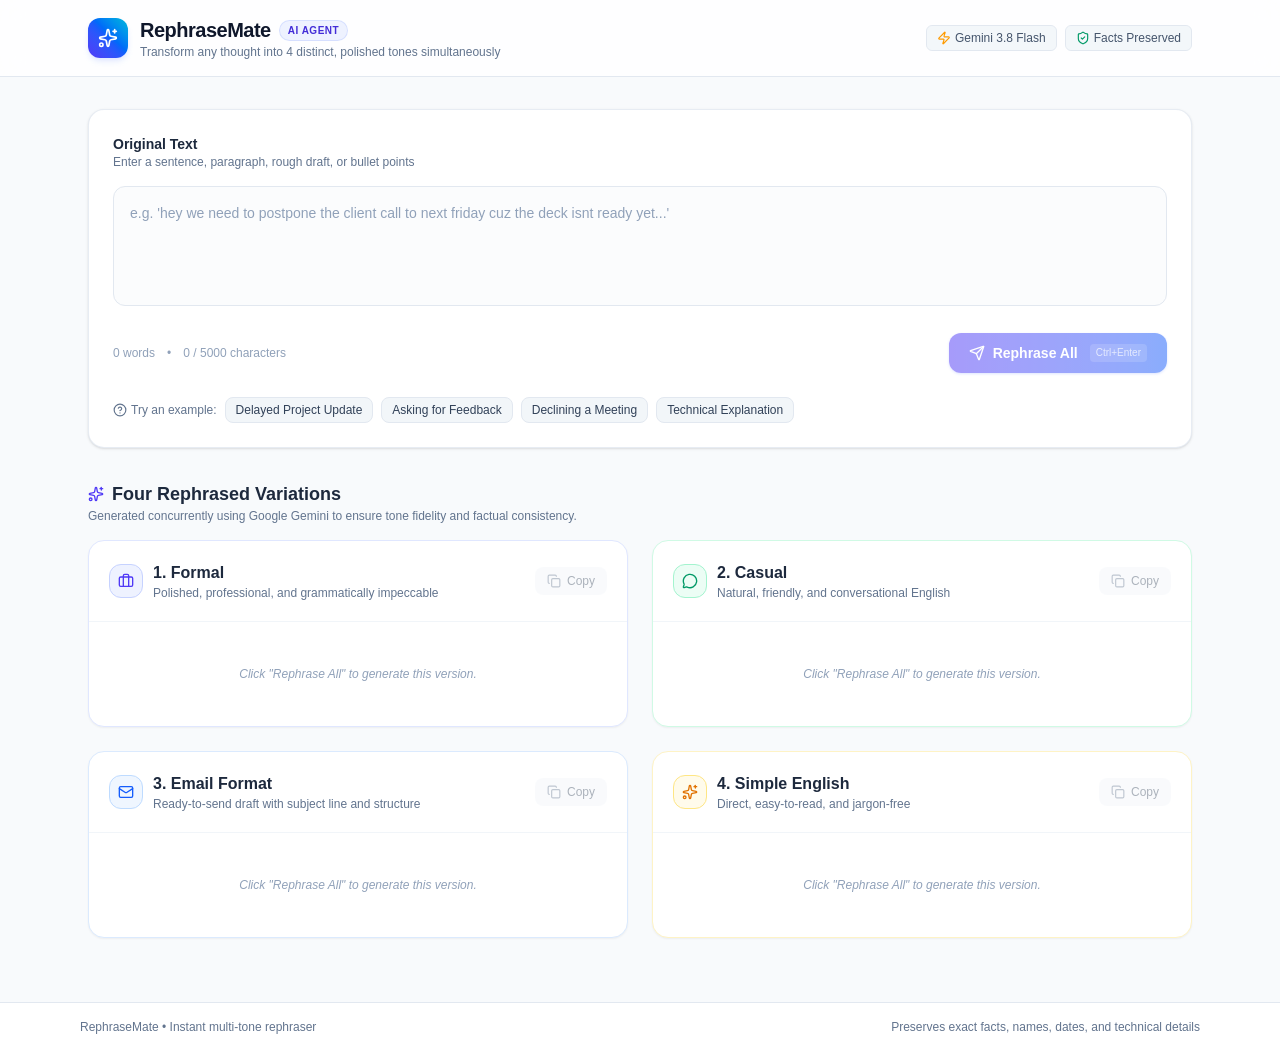
<file: index.html>
<!doctype html>
<html lang="en">
  <head>
    <meta charset="UTF-8" />
    <meta name="viewport" content="width=device-width, initial-scale=1.0" />
    <title>RephraseMate - AI Rephrase Agent</title>
    <meta name="description" content="AI Rephrase Agent generating Formal, Casual, Email, and Simple English versions instantly with Gemini." />
    <meta property="og:title" content="RephraseMate - AI Rephrase Agent" />
    <meta property="og:description" content="AI Rephrase Agent generating Formal, Casual, Email, and Simple English versions instantly with Gemini." />
    <meta property="og:type" content="website" />
    <meta name="twitter:card" content="summary_large_image" />
    <script type="module" crossorigin src="./assets/index-BqGleaFg.js"></script>
    <link rel="stylesheet" crossorigin href="./assets/index-DqHmGbgR.css">
  </head>
  <body>
    <div id="root"></div>
  </body>
</html>
</file>
<file: assets/index-DqHmGbgR.css>
/*! tailwindcss v4.3.3 | MIT License | https://tailwindcss.com */
@layer properties{@supports (((-webkit-hyphens:none)) and (not (margin-trim:inline))) or ((-moz-orient:inline) and (not (color:rgb(from red r g b)))){*,:before,:after,::backdrop{--tw-space-y-reverse:0;--tw-space-x-reverse:0;--tw-border-style:solid;--tw-gradient-position:initial;--tw-gradient-from:#0000;--tw-gradient-via:#0000;--tw-gradient-to:#0000;--tw-gradient-stops:initial;--tw-gradient-via-stops:initial;--tw-gradient-from-position:0%;--tw-gradient-via-position:50%;--tw-gradient-to-position:100%;--tw-leading:initial;--tw-font-weight:initial;--tw-tracking:initial;--tw-shadow:0 0 #0000;--tw-shadow-color:initial;--tw-shadow-alpha:100%;--tw-inset-shadow:0 0 #0000;--tw-inset-shadow-color:initial;--tw-inset-shadow-alpha:100%;--tw-ring-color:initial;--tw-ring-shadow:0 0 #0000;--tw-inset-ring-color:initial;--tw-inset-ring-shadow:0 0 #0000;--tw-ring-inset:initial;--tw-ring-offset-width:0px;--tw-ring-offset-color:#fff;--tw-ring-offset-shadow:0 0 #0000;--tw-backdrop-blur:initial;--tw-backdrop-brightness:initial;--tw-backdrop-contrast:initial;--tw-backdrop-grayscale:initial;--tw-backdrop-hue-rotate:initial;--tw-backdrop-invert:initial;--tw-backdrop-opacity:initial;--tw-backdrop-saturate:initial;--tw-backdrop-sepia:initial;--tw-duration:initial;--tw-scale-x:1;--tw-scale-y:1;--tw-scale-z:1}}}@layer theme{:root,:host{--font-sans:-apple-system, BlinkMacSystemFont, "Segoe UI", Roboto, "Helvetica Neue", "Noto Sans", Arial, sans-serif, "Apple Color Emoji", "Segoe UI Emoji", "Segoe UI Symbol", "Noto Color Emoji";--font-mono:ui-monospace, SFMono-Regular, Menlo, Monaco, Consolas, "Liberation Mono", "Courier New", monospace;--color-red-50:oklch(97.1% .013 17.38);--color-red-200:oklch(88.5% .062 18.334);--color-red-300:oklch(80.8% .114 19.571);--color-red-400:oklch(70.4% .191 22.216);--color-red-600:oklch(57.7% .245 27.325);--color-red-700:oklch(50.5% .213 27.518);--color-amber-50:oklch(98.7% .022 95.277);--color-amber-100:oklch(96.2% .059 95.617);--color-amber-200:oklch(92.4% .12 95.746);--color-amber-300:oklch(87.9% .169 91.605);--color-amber-500:oklch(76.9% .188 70.08);--color-amber-600:oklch(66.6% .179 58.318);--color-amber-700:oklch(55.5% .163 48.998);--color-emerald-50:oklch(97.9% .021 166.113);--color-emerald-100:oklch(95% .052 163.051);--color-emerald-200:oklch(90.5% .093 164.15);--color-emerald-300:oklch(84.5% .143 164.978);--color-emerald-600:oklch(59.6% .145 163.225);--color-emerald-700:oklch(50.8% .118 165.612);--color-cyan-500:oklch(71.5% .143 215.221);--color-blue-50:oklch(97% .014 254.604);--color-blue-100:oklch(93.2% .032 255.585);--color-blue-200:oklch(88.2% .059 254.128);--color-blue-300:oklch(80.9% .105 251.813);--color-blue-600:oklch(54.6% .245 262.881);--color-blue-700:oklch(48.8% .243 264.376);--color-indigo-50:oklch(96.2% .018 272.314);--color-indigo-100:oklch(93% .034 272.788);--color-indigo-200:oklch(87% .065 274.039);--color-indigo-300:oklch(78.5% .115 274.713);--color-indigo-400:oklch(67.3% .182 276.935);--color-indigo-600:oklch(51.1% .262 276.966);--color-indigo-700:oklch(45.7% .24 277.023);--color-indigo-900:oklch(35.9% .144 278.697);--color-slate-50:oklch(98.4% .003 247.858);--color-slate-100:oklch(96.8% .007 247.896);--color-slate-200:oklch(92.9% .013 255.508);--color-slate-400:oklch(70.4% .04 256.788);--color-slate-500:oklch(55.4% .046 257.417);--color-slate-600:oklch(44.6% .043 257.281);--color-slate-700:oklch(37.2% .044 257.287);--color-slate-800:oklch(27.9% .041 260.031);--color-slate-900:oklch(20.8% .042 265.755);--color-white:#fff;--spacing:.25rem;--container-6xl:72rem;--text-xs:.75rem;--text-xs--line-height:calc(1 / .75);--text-sm:.875rem;--text-sm--line-height:calc(1.25 / .875);--text-base:1rem;--text-base--line-height:calc(1.5 / 1);--text-lg:1.125rem;--text-lg--line-height:calc(1.75 / 1.125);--text-xl:1.25rem;--text-xl--line-height:calc(1.75 / 1.25);--font-weight-normal:400;--font-weight-medium:500;--font-weight-semibold:600;--font-weight-bold:700;--tracking-tight:-.025em;--tracking-wider:.05em;--leading-relaxed:1.625;--radius-md:.375rem;--radius-lg:.5rem;--radius-xl:.75rem;--radius-2xl:1rem;--animate-spin:spin 1s linear infinite;--animate-pulse:pulse 2s cubic-bezier(.4, 0, .6, 1) infinite;--blur-md:12px;--default-transition-duration:.15s;--default-transition-timing-function:cubic-bezier(.4, 0, .2, 1);--default-font-family:var(--font-sans);--default-mono-font-family:var(--font-mono)}}@layer base{*,:after,:before,::backdrop{box-sizing:border-box;border:0 solid;margin:0;padding:0}::file-selector-button{box-sizing:border-box;border:0 solid;margin:0;padding:0}html,:host{-webkit-text-size-adjust:100%;tab-size:4;line-height:1.5;font-family:var(--default-font-family,-apple-system, BlinkMacSystemFont, "Segoe UI", Roboto, "Helvetica Neue", "Noto Sans", Arial, sans-serif, "Apple Color Emoji", "Segoe UI Emoji", "Segoe UI Symbol", "Noto Color Emoji");font-feature-settings:var(--default-font-feature-settings,normal);font-variation-settings:var(--default-font-variation-settings,normal);-webkit-tap-highlight-color:transparent}hr{height:0;color:inherit;border-top-width:1px}abbr:where([title]){-webkit-text-decoration:underline dotted;text-decoration:underline dotted}h1,h2,h3,h4,h5,h6{font-size:inherit;font-weight:inherit}a{color:inherit;-webkit-text-decoration:inherit;-webkit-text-decoration:inherit;-webkit-text-decoration:inherit;-webkit-text-decoration:inherit;text-decoration:inherit}b,strong{font-weight:bolder}code,kbd,samp,pre{font-family:var(--default-mono-font-family,ui-monospace, SFMono-Regular, Menlo, Monaco, Consolas, "Liberation Mono", "Courier New", monospace);font-feature-settings:var(--default-mono-font-feature-settings,normal);font-variation-settings:var(--default-mono-font-variation-settings,normal);font-size:1em}small{font-size:80%}sub,sup{vertical-align:baseline;font-size:75%;line-height:0;position:relative}sub{bottom:-.25em}sup{top:-.5em}table{text-indent:0;border-color:inherit;border-collapse:collapse}:-moz-focusring:where(:not(iframe)){outline:auto}progress{vertical-align:baseline}summary{display:list-item}ol,ul,menu{list-style:none}img,svg,video,canvas,audio,iframe,embed,object{vertical-align:middle;display:block}img,video{max-width:100%;height:auto}button,input,select,optgroup,textarea{font:inherit;font-feature-settings:inherit;font-variation-settings:inherit;letter-spacing:inherit;color:inherit;opacity:1;background-color:#0000;border-radius:0}::file-selector-button{font:inherit;font-feature-settings:inherit;font-variation-settings:inherit;letter-spacing:inherit;color:inherit;opacity:1;background-color:#0000;border-radius:0}:where(select:is([multiple],[size])) optgroup{font-weight:bolder}:where(select:is([multiple],[size])) optgroup option{padding-inline-start:20px}::file-selector-button{margin-inline-end:4px}::placeholder{opacity:1}@supports (not ((-webkit-appearance:-apple-pay-button))) or (contain-intrinsic-size:1px){::placeholder{color:currentColor}@supports (color:color-mix(in lab, red, red)){::placeholder{color:color-mix(in oklab, currentcolor 50%, transparent)}}}textarea{resize:vertical}::-webkit-search-decoration{-webkit-appearance:none}::-webkit-date-and-time-value{min-height:1lh;text-align:inherit}::-webkit-datetime-edit{display:inline-flex}::-webkit-datetime-edit-fields-wrapper{padding:0}::-webkit-datetime-edit{padding-block:0}::-webkit-datetime-edit-year-field{padding-block:0}::-webkit-datetime-edit-month-field{padding-block:0}::-webkit-datetime-edit-day-field{padding-block:0}::-webkit-datetime-edit-hour-field{padding-block:0}::-webkit-datetime-edit-minute-field{padding-block:0}::-webkit-datetime-edit-second-field{padding-block:0}::-webkit-datetime-edit-millisecond-field{padding-block:0}::-webkit-datetime-edit-meridiem-field{padding-block:0}::-webkit-calendar-picker-indicator{line-height:1}:-moz-ui-invalid{box-shadow:none}button,input:where([type=button],[type=reset],[type=submit]){appearance:button}::file-selector-button{appearance:button}::-webkit-inner-spin-button{height:auto}::-webkit-outer-spin-button{height:auto}[hidden]:where(:not([hidden=until-found])){display:none!important}}@layer components;@layer utilities{.relative{position:relative}.static{position:static}.sticky{position:sticky}.top-0{top:0}.z-20{z-index:20}.mx-auto{margin-inline:auto}.mt-0\.5{margin-top:calc(var(--spacing) * .5)}.mt-4{margin-top:calc(var(--spacing) * 4)}.mt-8{margin-top:calc(var(--spacing) * 8)}.mr-2{margin-right:calc(var(--spacing) * 2)}.-ml-1{margin-left:calc(var(--spacing) * -1)}.ml-1{margin-left:var(--spacing)}.block{display:block}.contents{display:contents}.flex{display:flex}.grid{display:grid}.hidden{display:none}.inline-flex{display:inline-flex}.table{display:table}.h-3\.5{height:calc(var(--spacing) * 3.5)}.h-4{height:calc(var(--spacing) * 4)}.h-5{height:calc(var(--spacing) * 5)}.h-10{height:calc(var(--spacing) * 10)}.h-full{height:100%}.min-h-screen{min-height:100vh}.w-3\.5{width:calc(var(--spacing) * 3.5)}.w-3\/4{width:75%}.w-4{width:calc(var(--spacing) * 4)}.w-4\/6{width:66.6667%}.w-5{width:calc(var(--spacing) * 5)}.w-5\/6{width:83.3333%}.w-10{width:calc(var(--spacing) * 10)}.w-full{width:100%}.max-w-6xl{max-width:var(--container-6xl)}.flex-1{flex:1}.shrink-0{flex-shrink:0}.animate-pulse{animation:var(--animate-pulse)}.animate-spin{animation:var(--animate-spin)}.resize-none{resize:none}.grid-cols-1{grid-template-columns:repeat(1,minmax(0,1fr))}.flex-col{flex-direction:column}.flex-wrap{flex-wrap:wrap}.items-center{align-items:center}.items-start{align-items:flex-start}.justify-between{justify-content:space-between}.justify-center{justify-content:center}.justify-end{justify-content:flex-end}.gap-1{gap:var(--spacing)}.gap-1\.5{gap:calc(var(--spacing) * 1.5)}.gap-2{gap:calc(var(--spacing) * 2)}.gap-2\.5{gap:calc(var(--spacing) * 2.5)}.gap-3{gap:calc(var(--spacing) * 3)}.gap-4{gap:calc(var(--spacing) * 4)}:where(.space-y-3>:not(:last-child)){--tw-space-y-reverse:0;margin-block-start:calc(calc(var(--spacing) * 3) * var(--tw-space-y-reverse));margin-block-end:calc(calc(var(--spacing) * 3) * calc(1 - var(--tw-space-y-reverse)))}:where(.space-y-4>:not(:last-child)){--tw-space-y-reverse:0;margin-block-start:calc(calc(var(--spacing) * 4) * var(--tw-space-y-reverse));margin-block-end:calc(calc(var(--spacing) * 4) * calc(1 - var(--tw-space-y-reverse)))}:where(.space-y-6>:not(:last-child)){--tw-space-y-reverse:0;margin-block-start:calc(calc(var(--spacing) * 6) * var(--tw-space-y-reverse));margin-block-end:calc(calc(var(--spacing) * 6) * calc(1 - var(--tw-space-y-reverse)))}:where(.space-x-3>:not(:last-child)){--tw-space-x-reverse:0;margin-inline-start:calc(calc(var(--spacing) * 3) * var(--tw-space-x-reverse));margin-inline-end:calc(calc(var(--spacing) * 3) * calc(1 - var(--tw-space-x-reverse)))}.rounded{border-radius:.25rem}.rounded-2xl{border-radius:var(--radius-2xl)}.rounded-full{border-radius:2147483647px}.rounded-lg{border-radius:var(--radius-lg)}.rounded-md{border-radius:var(--radius-md)}.rounded-xl{border-radius:var(--radius-xl)}.border{border-style:var(--tw-border-style);border-width:1px}.border-t{border-top-style:var(--tw-border-style);border-top-width:1px}.border-b{border-bottom-style:var(--tw-border-style);border-bottom-width:1px}.border-amber-100{border-color:var(--color-amber-100)}.border-amber-200{border-color:var(--color-amber-200)}.border-blue-100{border-color:var(--color-blue-100)}.border-blue-200{border-color:var(--color-blue-200)}.border-emerald-100{border-color:var(--color-emerald-100)}.border-emerald-200{border-color:var(--color-emerald-200)}.border-indigo-100{border-color:var(--color-indigo-100)}.border-indigo-200{border-color:var(--color-indigo-200)}.border-indigo-200\/60{border-color:#c7d2ff99}@supports (color:color-mix(in lab, red, red)){.border-indigo-200\/60{border-color:color-mix(in oklab, var(--color-indigo-200) 60%, transparent)}}.border-red-200{border-color:var(--color-red-200)}.border-red-300{border-color:var(--color-red-300)}.border-slate-100{border-color:var(--color-slate-100)}.border-slate-200{border-color:var(--color-slate-200)}.border-slate-200\/80{border-color:#e2e8f0cc}@supports (color:color-mix(in lab, red, red)){.border-slate-200\/80{border-color:color-mix(in oklab, var(--color-slate-200) 80%, transparent)}}.bg-amber-50{background-color:var(--color-amber-50)}.bg-blue-50{background-color:var(--color-blue-50)}.bg-emerald-50{background-color:var(--color-emerald-50)}.bg-emerald-600{background-color:var(--color-emerald-600)}.bg-indigo-50{background-color:var(--color-indigo-50)}.bg-red-50{background-color:var(--color-red-50)}.bg-red-50\/20{background-color:#fef2f233}@supports (color:color-mix(in lab, red, red)){.bg-red-50\/20{background-color:color-mix(in oklab, var(--color-red-50) 20%, transparent)}}.bg-slate-50{background-color:var(--color-slate-50)}.bg-slate-50\/60{background-color:#f8fafc99}@supports (color:color-mix(in lab, red, red)){.bg-slate-50\/60{background-color:color-mix(in oklab, var(--color-slate-50) 60%, transparent)}}.bg-slate-100{background-color:var(--color-slate-100)}.bg-slate-100\/80{background-color:#f1f5f9cc}@supports (color:color-mix(in lab, red, red)){.bg-slate-100\/80{background-color:color-mix(in oklab, var(--color-slate-100) 80%, transparent)}}.bg-slate-100\/90{background-color:#f1f5f9e6}@supports (color:color-mix(in lab, red, red)){.bg-slate-100\/90{background-color:color-mix(in oklab, var(--color-slate-100) 90%, transparent)}}.bg-slate-200\/80{background-color:#e2e8f0cc}@supports (color:color-mix(in lab, red, red)){.bg-slate-200\/80{background-color:color-mix(in oklab, var(--color-slate-200) 80%, transparent)}}.bg-white{background-color:var(--color-white)}.bg-white\/20{background-color:#fff3}@supports (color:color-mix(in lab, red, red)){.bg-white\/20{background-color:color-mix(in oklab, var(--color-white) 20%, transparent)}}.bg-white\/80{background-color:#fffc}@supports (color:color-mix(in lab, red, red)){.bg-white\/80{background-color:color-mix(in oklab, var(--color-white) 80%, transparent)}}.bg-gradient-to-r{--tw-gradient-position:to right in oklab;background-image:linear-gradient(var(--tw-gradient-stops))}.bg-gradient-to-tr{--tw-gradient-position:to top right in oklab;background-image:linear-gradient(var(--tw-gradient-stops))}.from-indigo-600{--tw-gradient-from:var(--color-indigo-600);--tw-gradient-stops:var(--tw-gradient-via-stops,var(--tw-gradient-position), var(--tw-gradient-from) var(--tw-gradient-from-position), var(--tw-gradient-to) var(--tw-gradient-to-position))}.via-blue-600{--tw-gradient-via:var(--color-blue-600);--tw-gradient-via-stops:var(--tw-gradient-position), var(--tw-gradient-from) var(--tw-gradient-from-position), var(--tw-gradient-via) var(--tw-gradient-via-position), var(--tw-gradient-to) var(--tw-gradient-to-position);--tw-gradient-stops:var(--tw-gradient-via-stops)}.to-blue-600{--tw-gradient-to:var(--color-blue-600);--tw-gradient-stops:var(--tw-gradient-via-stops,var(--tw-gradient-position), var(--tw-gradient-from) var(--tw-gradient-from-position), var(--tw-gradient-to) var(--tw-gradient-to-position))}.to-cyan-500{--tw-gradient-to:var(--color-cyan-500);--tw-gradient-stops:var(--tw-gradient-via-stops,var(--tw-gradient-position), var(--tw-gradient-from) var(--tw-gradient-from-position), var(--tw-gradient-to) var(--tw-gradient-to-position))}.p-1\.5{padding:calc(var(--spacing) * 1.5)}.p-2{padding:calc(var(--spacing) * 2)}.p-3{padding:calc(var(--spacing) * 3)}.p-3\.5{padding:calc(var(--spacing) * 3.5)}.p-4{padding:calc(var(--spacing) * 4)}.px-1\.5{padding-inline:calc(var(--spacing) * 1.5)}.px-2{padding-inline:calc(var(--spacing) * 2)}.px-2\.5{padding-inline:calc(var(--spacing) * 2.5)}.px-3{padding-inline:calc(var(--spacing) * 3)}.px-4{padding-inline:calc(var(--spacing) * 4)}.px-5{padding-inline:calc(var(--spacing) * 5)}.py-0\.5{padding-block:calc(var(--spacing) * .5)}.py-1{padding-block:var(--spacing)}.py-1\.5{padding-block:calc(var(--spacing) * 1.5)}.py-2{padding-block:calc(var(--spacing) * 2)}.py-2\.5{padding-block:calc(var(--spacing) * 2.5)}.py-4{padding-block:calc(var(--spacing) * 4)}.py-6{padding-block:calc(var(--spacing) * 6)}.pt-1{padding-top:var(--spacing)}.pt-2{padding-top:calc(var(--spacing) * 2)}.pt-3{padding-top:calc(var(--spacing) * 3)}.text-center{text-align:center}.font-sans{font-family:var(--font-sans)}.text-base{font-size:var(--text-base);line-height:var(--tw-leading,var(--text-base--line-height))}.text-lg{font-size:var(--text-lg);line-height:var(--tw-leading,var(--text-lg--line-height))}.text-sm{font-size:var(--text-sm);line-height:var(--tw-leading,var(--text-sm--line-height))}.text-xl{font-size:var(--text-xl);line-height:var(--tw-leading,var(--text-xl--line-height))}.text-xs{font-size:var(--text-xs);line-height:var(--tw-leading,var(--text-xs--line-height))}.text-\[10px\]{font-size:10px}.text-\[11px\]{font-size:11px}.leading-relaxed{--tw-leading:var(--leading-relaxed);line-height:var(--leading-relaxed)}.font-bold{--tw-font-weight:var(--font-weight-bold);font-weight:var(--font-weight-bold)}.font-medium{--tw-font-weight:var(--font-weight-medium);font-weight:var(--font-weight-medium)}.font-normal{--tw-font-weight:var(--font-weight-normal);font-weight:var(--font-weight-normal)}.font-semibold{--tw-font-weight:var(--font-weight-semibold);font-weight:var(--font-weight-semibold)}.tracking-tight{--tw-tracking:var(--tracking-tight);letter-spacing:var(--tracking-tight)}.tracking-wider{--tw-tracking:var(--tracking-wider);letter-spacing:var(--tracking-wider)}.whitespace-pre-line{white-space:pre-line}.text-amber-500{color:var(--color-amber-500)}.text-amber-600{color:var(--color-amber-600)}.text-amber-700{color:var(--color-amber-700)}.text-blue-600{color:var(--color-blue-600)}.text-blue-700{color:var(--color-blue-700)}.text-emerald-600{color:var(--color-emerald-600)}.text-emerald-700{color:var(--color-emerald-700)}.text-indigo-600{color:var(--color-indigo-600)}.text-indigo-700{color:var(--color-indigo-700)}.text-red-600{color:var(--color-red-600)}.text-red-700{color:var(--color-red-700)}.text-slate-400{color:var(--color-slate-400)}.text-slate-500{color:var(--color-slate-500)}.text-slate-600{color:var(--color-slate-600)}.text-slate-700{color:var(--color-slate-700)}.text-slate-800{color:var(--color-slate-800)}.text-slate-900{color:var(--color-slate-900)}.text-white{color:var(--color-white)}.uppercase{text-transform:uppercase}.italic{font-style:italic}.opacity-25{opacity:.25}.opacity-75{opacity:.75}.shadow-md{--tw-shadow:0 4px 6px -1px var(--tw-shadow-color,#0000001a), 0 2px 4px -2px var(--tw-shadow-color,#0000001a);box-shadow:var(--tw-inset-shadow), var(--tw-inset-ring-shadow), var(--tw-ring-offset-shadow), var(--tw-ring-shadow), var(--tw-shadow)}.shadow-sm{--tw-shadow:0 1px 3px 0 var(--tw-shadow-color,#0000001a), 0 1px 2px -1px var(--tw-shadow-color,#0000001a);box-shadow:var(--tw-inset-shadow), var(--tw-inset-ring-shadow), var(--tw-ring-offset-shadow), var(--tw-ring-shadow), var(--tw-shadow)}.shadow-xs{--tw-shadow:0 1px 2px 0 var(--tw-shadow-color,#0000000d);box-shadow:var(--tw-inset-shadow), var(--tw-inset-ring-shadow), var(--tw-ring-offset-shadow), var(--tw-ring-shadow), var(--tw-shadow)}.shadow-indigo-100{--tw-shadow-color:oklch(93% .034 272.788)}@supports (color:color-mix(in lab, red, red)){.shadow-indigo-100{--tw-shadow-color:color-mix(in oklab, var(--color-indigo-100) var(--tw-shadow-alpha), transparent)}}.shadow-indigo-200{--tw-shadow-color:oklch(87% .065 274.039)}@supports (color:color-mix(in lab, red, red)){.shadow-indigo-200{--tw-shadow-color:color-mix(in oklab, var(--color-indigo-200) var(--tw-shadow-alpha), transparent)}}.backdrop-blur-md{--tw-backdrop-blur:blur(var(--blur-md));-webkit-backdrop-filter:var(--tw-backdrop-blur,) var(--tw-backdrop-brightness,) var(--tw-backdrop-contrast,) var(--tw-backdrop-grayscale,) var(--tw-backdrop-hue-rotate,) var(--tw-backdrop-invert,) var(--tw-backdrop-opacity,) var(--tw-backdrop-saturate,) var(--tw-backdrop-sepia,);backdrop-filter:var(--tw-backdrop-blur,) var(--tw-backdrop-brightness,) var(--tw-backdrop-contrast,) var(--tw-backdrop-grayscale,) var(--tw-backdrop-hue-rotate,) var(--tw-backdrop-invert,) var(--tw-backdrop-opacity,) var(--tw-backdrop-saturate,) var(--tw-backdrop-sepia,)}.transition-all{transition-property:all;transition-timing-function:var(--tw-ease,var(--default-transition-timing-function));transition-duration:var(--tw-duration,var(--default-transition-duration))}.transition-colors{transition-property:color,background-color,border-color,outline-color,text-decoration-color,fill,stroke,--tw-gradient-from,--tw-gradient-via,--tw-gradient-to;transition-timing-function:var(--tw-ease,var(--default-transition-timing-function));transition-duration:var(--tw-duration,var(--default-transition-duration))}.duration-200{--tw-duration:.2s;transition-duration:.2s}.selection\:bg-indigo-100 ::selection{background-color:var(--color-indigo-100)}.selection\:bg-indigo-100::selection{background-color:var(--color-indigo-100)}.selection\:text-indigo-900 ::selection{color:var(--color-indigo-900)}.selection\:text-indigo-900::selection{color:var(--color-indigo-900)}.placeholder\:text-slate-400::placeholder{color:var(--color-slate-400)}@media (hover:hover){.hover\:border-amber-300:hover{border-color:var(--color-amber-300)}.hover\:border-blue-300:hover{border-color:var(--color-blue-300)}.hover\:border-emerald-300:hover{border-color:var(--color-emerald-300)}.hover\:border-indigo-300:hover{border-color:var(--color-indigo-300)}.hover\:bg-slate-100:hover{background-color:var(--color-slate-100)}.hover\:bg-slate-200:hover{background-color:var(--color-slate-200)}.hover\:bg-slate-200\/90:hover{background-color:#e2e8f0e6}@supports (color:color-mix(in lab, red, red)){.hover\:bg-slate-200\/90:hover{background-color:color-mix(in oklab, var(--color-slate-200) 90%, transparent)}}.hover\:from-indigo-700:hover{--tw-gradient-from:var(--color-indigo-700);--tw-gradient-stops:var(--tw-gradient-via-stops,var(--tw-gradient-position), var(--tw-gradient-from) var(--tw-gradient-from-position), var(--tw-gradient-to) var(--tw-gradient-to-position))}.hover\:to-blue-700:hover{--tw-gradient-to:var(--color-blue-700);--tw-gradient-stops:var(--tw-gradient-via-stops,var(--tw-gradient-position), var(--tw-gradient-from) var(--tw-gradient-from-position), var(--tw-gradient-to) var(--tw-gradient-to-position))}.hover\:text-slate-800:hover{color:var(--color-slate-800)}}.focus\:border-indigo-400:focus{border-color:var(--color-indigo-400)}.focus\:border-red-400:focus{border-color:var(--color-red-400)}.focus\:bg-white:focus{background-color:var(--color-white)}.focus\:ring-2:focus{--tw-ring-shadow:var(--tw-ring-inset,) 0 0 0 calc(2px + var(--tw-ring-offset-width)) var(--tw-ring-color,currentcolor);box-shadow:var(--tw-inset-shadow), var(--tw-inset-ring-shadow), var(--tw-ring-offset-shadow), var(--tw-ring-shadow), var(--tw-shadow)}.focus\:ring-indigo-100:focus{--tw-ring-color:var(--color-indigo-100)}.focus\:ring-red-200:focus{--tw-ring-color:var(--color-red-200)}.focus\:outline-none:focus{--tw-outline-style:none;outline-style:none}.active\:scale-95:active{--tw-scale-x:95%;--tw-scale-y:95%;--tw-scale-z:95%;scale:var(--tw-scale-x) var(--tw-scale-y)}.active\:scale-\[0\.98\]:active{scale:.98}.disabled\:pointer-events-none:disabled{pointer-events:none}.disabled\:opacity-40:disabled{opacity:.4}.disabled\:opacity-50:disabled{opacity:.5}@media (width>=40rem){.sm\:w-auto{width:auto}.sm\:flex-row{flex-direction:row}.sm\:items-center{align-items:center}.sm\:gap-6{gap:calc(var(--spacing) * 6)}:where(.sm\:space-y-8>:not(:last-child)){--tw-space-y-reverse:0;margin-block-start:calc(calc(var(--spacing) * 8) * var(--tw-space-y-reverse));margin-block-end:calc(calc(var(--spacing) * 8) * calc(1 - var(--tw-space-y-reverse)))}.sm\:p-4{padding:calc(var(--spacing) * 4)}.sm\:p-5{padding:calc(var(--spacing) * 5)}.sm\:p-6{padding:calc(var(--spacing) * 6)}.sm\:px-6{padding-inline:calc(var(--spacing) * 6)}.sm\:py-8{padding-block:calc(var(--spacing) * 8)}}@media (width>=48rem){.md\:inline-block{display:inline-block}.md\:grid-cols-2{grid-template-columns:repeat(2,minmax(0,1fr))}}}@property --tw-space-y-reverse{syntax:"*";inherits:false;initial-value:0}@property --tw-space-x-reverse{syntax:"*";inherits:false;initial-value:0}@property --tw-border-style{syntax:"*";inherits:false;initial-value:solid}@property --tw-gradient-position{syntax:"*";inherits:false}@property --tw-gradient-from{syntax:"<color>";inherits:false;initial-value:#0000}@property --tw-gradient-via{syntax:"<color>";inherits:false;initial-value:#0000}@property --tw-gradient-to{syntax:"<color>";inherits:false;initial-value:#0000}@property --tw-gradient-stops{syntax:"*";inherits:false}@property --tw-gradient-via-stops{syntax:"*";inherits:false}@property --tw-gradient-from-position{syntax:"<length-percentage>";inherits:false;initial-value:0%}@property --tw-gradient-via-position{syntax:"<length-percentage>";inherits:false;initial-value:50%}@property --tw-gradient-to-position{syntax:"<length-percentage>";inherits:false;initial-value:100%}@property --tw-leading{syntax:"*";inherits:false}@property --tw-font-weight{syntax:"*";inherits:false}@property --tw-tracking{syntax:"*";inherits:false}@property --tw-shadow{syntax:"*";inherits:false;initial-value:0 0 #0000}@property --tw-shadow-color{syntax:"*";inherits:false}@property --tw-shadow-alpha{syntax:"<percentage>";inherits:false;initial-value:100%}@property --tw-inset-shadow{syntax:"*";inherits:false;initial-value:0 0 #0000}@property --tw-inset-shadow-color{syntax:"*";inherits:false}@property --tw-inset-shadow-alpha{syntax:"<percentage>";inherits:false;initial-value:100%}@property --tw-ring-color{syntax:"*";inherits:false}@property --tw-ring-shadow{syntax:"*";inherits:false;initial-value:0 0 #0000}@property --tw-inset-ring-color{syntax:"*";inherits:false}@property --tw-inset-ring-shadow{syntax:"*";inherits:false;initial-value:0 0 #0000}@property --tw-ring-inset{syntax:"*";inherits:false}@property --tw-ring-offset-width{syntax:"<length>";inherits:false;initial-value:0}@property --tw-ring-offset-color{syntax:"*";inherits:false;initial-value:#fff}@property --tw-ring-offset-shadow{syntax:"*";inherits:false;initial-value:0 0 #0000}@property --tw-backdrop-blur{syntax:"*";inherits:false}@property --tw-backdrop-brightness{syntax:"*";inherits:false}@property --tw-backdrop-contrast{syntax:"*";inherits:false}@property --tw-backdrop-grayscale{syntax:"*";inherits:false}@property --tw-backdrop-hue-rotate{syntax:"*";inherits:false}@property --tw-backdrop-invert{syntax:"*";inherits:false}@property --tw-backdrop-opacity{syntax:"*";inherits:false}@property --tw-backdrop-saturate{syntax:"*";inherits:false}@property --tw-backdrop-sepia{syntax:"*";inherits:false}@property --tw-duration{syntax:"*";inherits:false}@property --tw-scale-x{syntax:"*";inherits:false;initial-value:1}@property --tw-scale-y{syntax:"*";inherits:false;initial-value:1}@property --tw-scale-z{syntax:"*";inherits:false;initial-value:1}@keyframes spin{to{transform:rotate(360deg)}}@keyframes pulse{50%{opacity:.5}}
</file>
